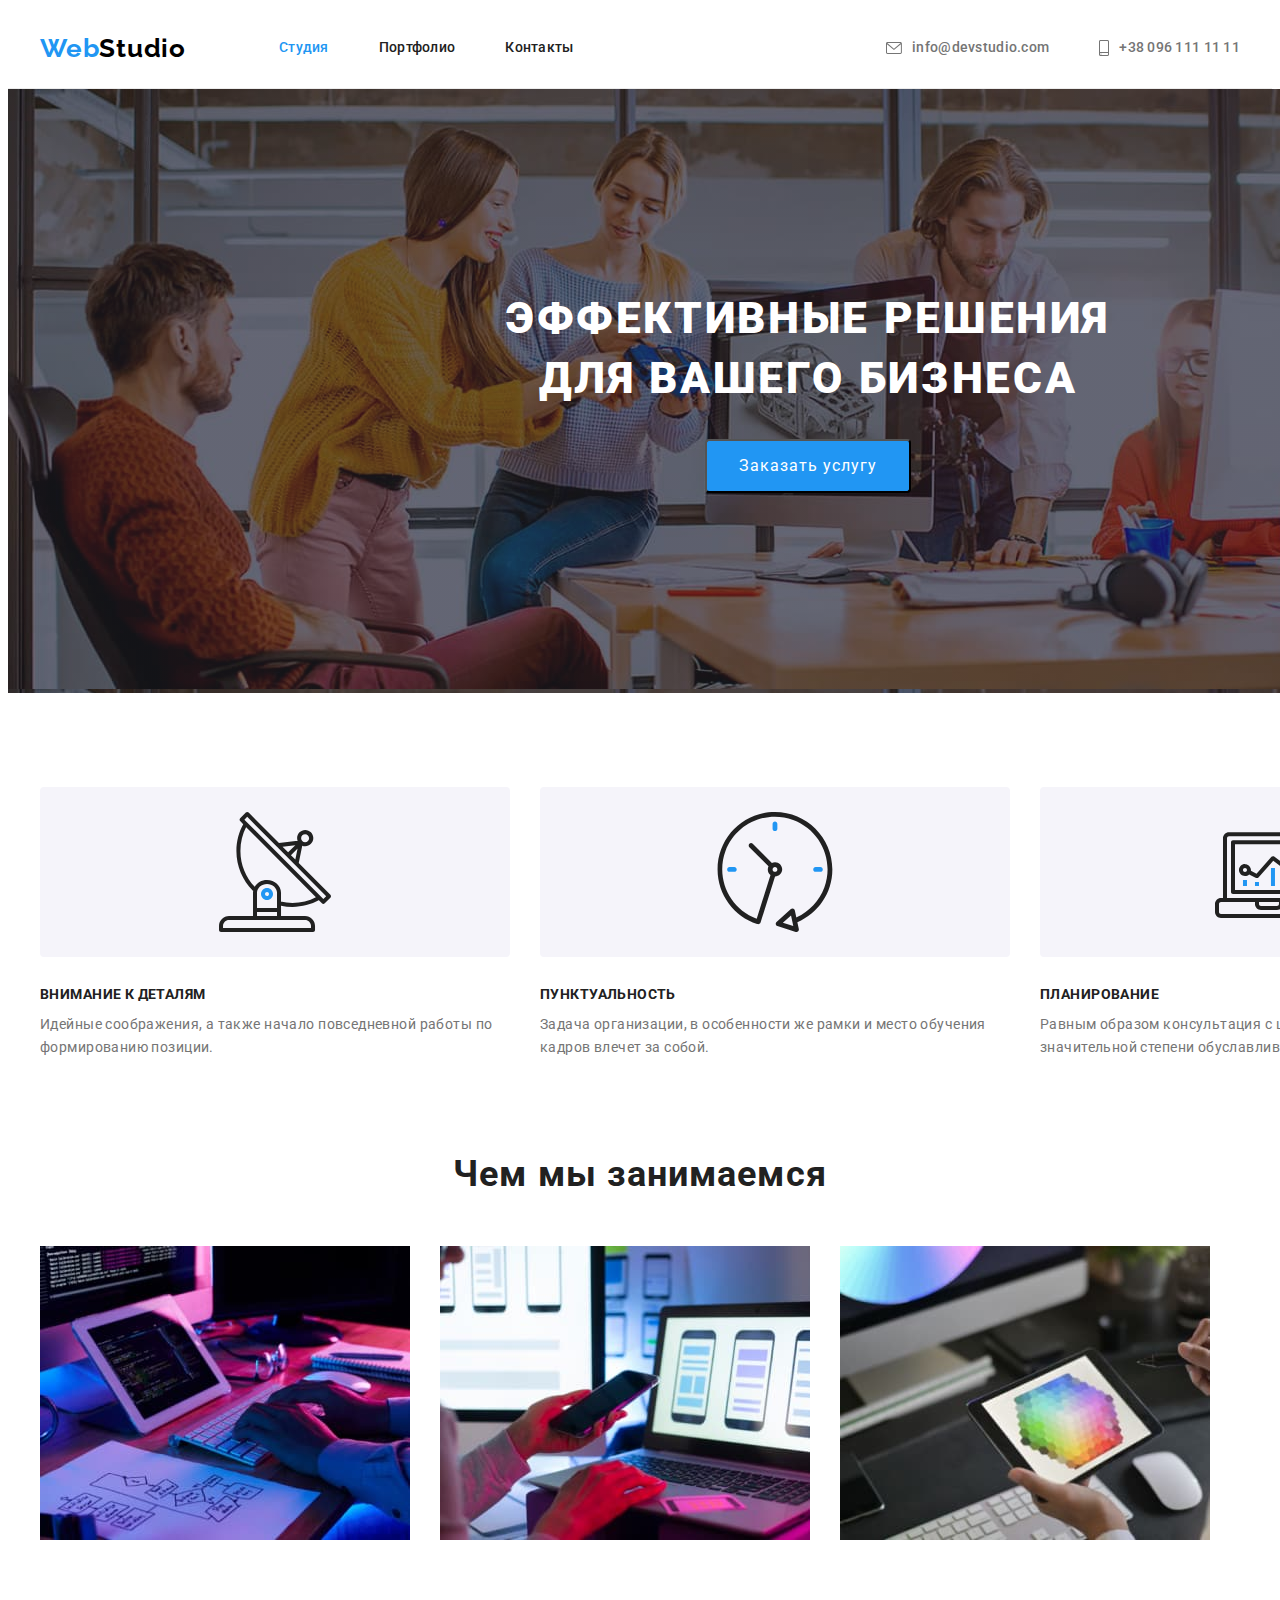
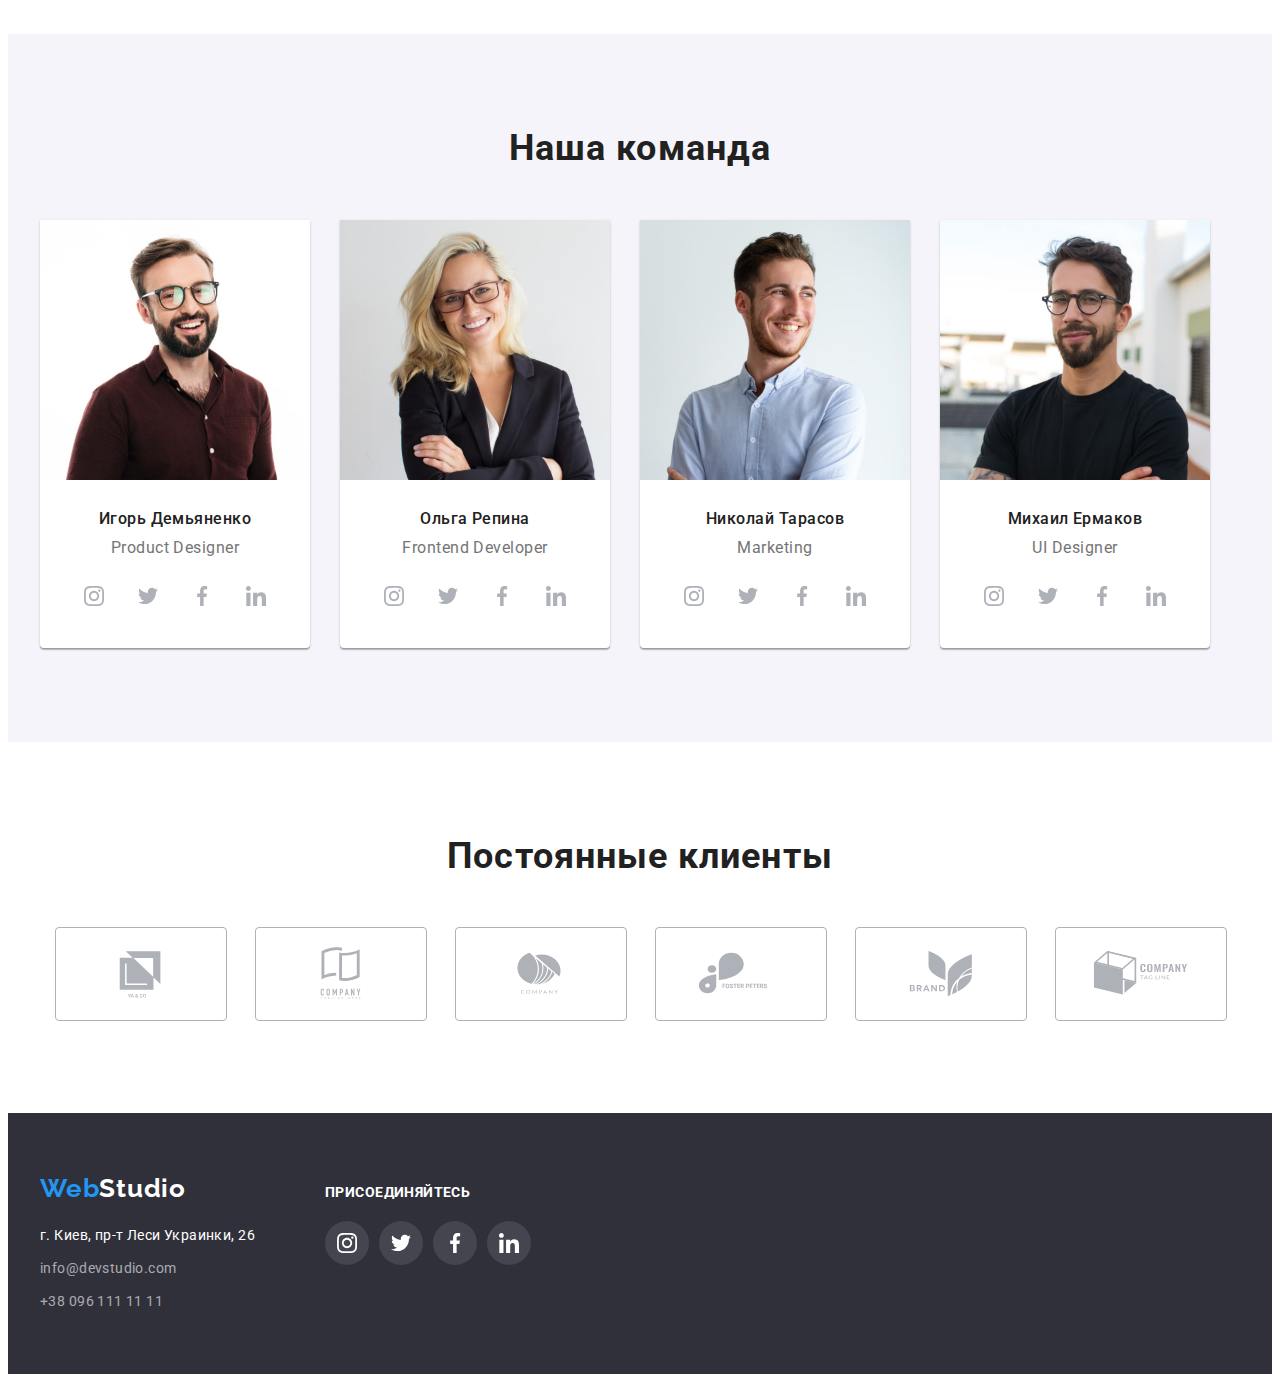
<file: index.html>
<!DOCTYPE html>
<html lang="ru">
  <head>
    <meta charset="UTF-8" />
    <meta http-equiv="X-UA-Compatible" content="IE=edge" />
    <meta name="viewport" content="width=device-width, initial-scale=1.0" />
    <title>Document</title>
    <link rel="preconnect" href="https://fonts.googleapis.com" />
    <link rel="preconnect" href="https://fonts.gstatic.com" crossorigin />
    <link
      rel="stylesheet"
      href="https://cdnjs.cloudflare.com/ajax/libs/modern-normalize/1.1.0/modern-normalize.min.css"
      integrity="sha512-wpPYUAdjBVSE4KJnH1VR1HeZfpl1ub8YT/NKx4PuQ5NmX2tKuGu6U/JRp5y+Y8XG2tV+wKQpNHVUX03MfMFn9Q=="
      crossorigin="anonymous"
      referrerpolicy="no-referrer"
    />
    <link
      href="https://fonts.googleapis.com/css2?family=Raleway:wght@700&family=Roboto:wght@400;500;700;900&display=swap"
      rel="stylesheet"
    />
    <link rel="stylesheet" href="./css/styles.css" />
  </head>
  <body>
    <!--Шапка сайта-->
    <header class="header">
      <div class="container header-container">
        <nav class="header-navigation">
          <a class="link header-logo-left" href="./index.html"
            >Web<span class="header-logo-right">Studio</span></a
          >
          <ul class="list header-list">
            <li class="header-item">
              <a class="link header-link current" href="./index.html">Студия</a>
            </li>
            <li class="header-item">
              <a class="link header-link" href="./portfolio.html">Портфолио</a>
            </li>
            <li class="header-item"><a class="link header-link" href="Контакты">Контакты</a></li>
          </ul>
        </nav>

        <ul class="list list-container">
          <li class="header-link-item">
            <a class="link header-address-link envelope" href="mailto:info@devstudio.com">
              <svg class="icon-smartphone" width="16" height="12">
                <use href="./images/icons.svg#icon-envelope"></use>
              </svg>
              info@devstudio.com
            </a>
          </li>
          <li class="header-link-item">
            <a class="link header-address-link smartphone" href="tel:+380961111111">
              <svg class="icon-smartphone" width="10" height="16">
                <use href="./images/icons.svg#icon-smartphone"></use>
              </svg>
              +38 096 111 11 11</a
            >
          </li>
        </ul>
      </div>
    </header>
    <main>
      <!--Герой-->
      <section class="hero">
        <h1 class="hero-title">
          Эффективные решения <br />
          для вашего бизнеса
        </h1>
        <button class="hero-button cursor-button" type="button">Заказать услугу</button>
      </section>

      <section class="about">
        <div class="container">
          <ul class="list about-list">
            <li class="about-list-scroll">
              <svg class="icon-antenna" width="270" height="120">
                <use href="./images/icons.svg#icon-antenna"></use>
              </svg>
              <h3 class="about-titil">ВНИМАНИЕ К ДЕТАЛЯМ</h3>
              <p class="about-after-titil">
                Идейные соображения, а также начало повседневной работы по формированию позиции.
              </p>
            </li>
            <li class="about-list-scroll">
              <svg class="icon-antenna" width="270" height="120">
                <use href="./images/icons.svg#icon-clock"></use>
              </svg>
              <h3 class="about-titil">ПУНКТУАЛЬНОСТЬ</h3>
              <p class="about-after-titil">
                Задача организации, в особенности же рамки и место обучения кадров влечет за собой.
              </p>
            </li>
            <li class="about-list-scroll">
              <svg class="icon-antenna" width="270" height="120">
                <use href="./images/icons.svg#icon-diagram"></use>
              </svg>
              <h3 class="about-titil">ПЛАНИРОВАНИЕ</h3>
              <p class="about-after-titil">
                Равным образом консультация с широким активом в значительной степени обуславливает.
              </p>
            </li>
            <li class="about-list-scroll">
              <svg class="icon-antenna" width="270" height="120">
                <use href="./images/icons.svg#icon-astronaut"></use>
              </svg>
              <h3 class="about-titil">СОВРЕМЕННЫЕ ТЕХНОЛОГИИ</h3>
              <p class="about-after-titil">
                Значимость этих проблем настолько очевидна, что реализация плановых заданий.
              </p>
            </li>
          </ul>
        </div>
      </section>

      <section class="prices">
        <div class="container">
          <h2 class="prices-titil">Чем мы занимаемся</h2>
          <ul class="list prices-list">
            <li class="prices-picture">
              <img
                src="./images/box1.jpg"
                alt="Планшет с клавиатурой на столе"
                width="370"
                height="294"
              />
            </li>
            <li class="prices-picture">
              <img src="./images/box2.jpg" alt="Cмартфон в руке" width="370" />
            </li>
            <li class="prices-picture">
              <img src="./images/box3.jpg" alt="Планшет в руках" width="370" />
            </li>
          </ul>
        </div>
      </section>
      <section class="command">
        <div class="container">
          <h2 class="command-titel">Наша команда</h2>
          <ul class="list command-list">
            <li class="command-item">
              <img
                class="command-picture"
                src="./images/img1.jpg"
                alt="Игорь Демьяненко"
                width="270"
              />
              <div class="item-name">
                <h3 class="command-item-titel">Игорь Демьяненко</h3>
                <p class="command-item-text">Product Designer</p>
                <ul class="list command-social-list">
                  <li class="command-social-item">
                    <a href="" class="command-socia-link">
                      <svg class="command-socia-icon" width="44" height="44">
                        <use href="./images/icons.svg#icon-instagram"></use>
                      </svg>
                    </a>
                  </li>
                  <li class="command-social-item">
                    <a href="" class="command-socia-link">
                      <svg class="command-socia-icon" width="44" height="44">
                        <use href="./images/icons.svg#icon-twitter"></use>
                      </svg>
                    </a>
                  </li>
                  <li class="command-social-item">
                    <a href="" class="command-socia-link">
                      <svg class="command-socia-icon" width="44" height="44">
                        <use href="./images/icons.svg#icon-facebook"></use>
                      </svg>
                    </a>
                  </li>
                  <li class="command-social-item">
                    <a href="" class="command-socia-link">
                      <svg class="command-socia-icon" width="44" height="44">
                        <use href="./images/icons.svg#icon-linkedIn"></use>
                      </svg>
                    </a>
                  </li>
                </ul>
              </div>
            </li>
            <li class="command-item">
              <img class="command-picture" src="./images/img2.jpg" alt="Ольга Репина" width="270" />
              <div class="item-name">
                <h3 class="command-item-titel">Ольга Репина</h3>
                <p class="command-item-text">Frontend Developer</p>
                <ul class="list command-social-list">
                  <li class="command-social-item">
                    <a href="" class="command-socia-link">
                      <svg class="command-socia-icon" width="44" height="44">
                        <use href="./images/icons.svg#icon-instagram"></use>
                      </svg>
                    </a>
                  </li>
                  <li class="command-social-item">
                    <a href="" class="command-socia-link">
                      <svg class="command-socia-icon" width="44" height="44">
                        <use href="./images/icons.svg#icon-twitter"></use>
                      </svg>
                    </a>
                  </li>
                  <li class="command-social-item">
                    <a href="" class="command-socia-link">
                      <svg class="command-socia-icon" width="44" height="44">
                        <use href="./images/icons.svg#icon-facebook"></use>
                      </svg>
                    </a>
                  </li>
                  <li class="command-social-item">
                    <a href="" class="command-socia-link">
                      <svg class="command-socia-icon" width="44" height="44">
                        <use href="./images/icons.svg#icon-linkedIn"></use>
                      </svg>
                    </a>
                  </li>
                </ul>
              </div>
            </li>
            <li class="command-item">
              <img
                class="command-picture"
                src="./images/img3.jpg"
                alt="Николай Тарасов"
                width="270"
              />
              <div class="item-name">
                <h3 class="command-item-titel">Николай Тарасов</h3>
                <p class="command-item-text">Marketing</p>
                <ul class="list command-social-list">
                  <li class="command-social-item">
                    <a href="" class="command-socia-link">
                      <svg class="command-socia-icon" width="44" height="44">
                        <use href="./images/icons.svg#icon-instagram"></use>
                      </svg>
                    </a>
                  </li>
                  <li class="command-social-item">
                    <a href="" class="command-socia-link">
                      <svg class="command-socia-icon" width="44" height="44">
                        <use href="./images/icons.svg#icon-twitter"></use>
                      </svg>
                    </a>
                  </li>
                  <li class="command-social-item">
                    <a href="" class="command-socia-link">
                      <svg class="command-socia-icon" width="44" height="44">
                        <use href="./images/icons.svg#icon-facebook"></use>
                      </svg>
                    </a>
                  </li>
                  <li class="command-social-item">
                    <a href="" class="command-socia-link">
                      <svg class="command-socia-icon" width="44" height="44">
                        <use href="./images/icons.svg#icon-linkedIn"></use>
                      </svg>
                    </a>
                  </li>
                </ul>
              </div>
            </li>
            <li class="command-item">
              <img
                class="command-picture"
                src="./images/img4.jpg"
                alt="Михаил Ермаков"
                width="270"
              />
              <div class="item-name">
                <h3 class="command-item-titel">Михаил Ермаков</h3>
                <p class="command-item-text">UI Designer</p>
                <ul class="list command-social-list">
                  <li class="command-social-item">
                    <a href="" class="command-socia-link">
                      <svg class="command-socia-icon" width="44" height="44">
                        <use href="./images/icons.svg#icon-instagram"></use>
                      </svg>
                    </a>
                  </li>
                  <li class="command-social-item">
                    <a href="" class="command-socia-link">
                      <svg class="command-socia-icon" width="44" height="44">
                        <use href="./images/icons.svg#icon-twitter"></use>
                      </svg>
                    </a>
                  </li>
                  <li class="command-social-item">
                    <a href="" class="command-socia-link">
                      <svg class="command-socia-icon" width="44" height="44">
                        <use href="./images/icons.svg#icon-facebook"></use>
                      </svg>
                    </a>
                  </li>
                  <li class="command-social-item">
                    <a href="" class="command-socia-link">
                      <svg class="command-socia-icon" width="44" height="44">
                        <use href="./images/icons.svg#icon-linkedIn"></use>
                      </svg>
                    </a>
                  </li>
                </ul>
              </div>
            </li>
          </ul>
        </div>
      </section>
      <section class="regular-clients">
        <div class="container">
          <h2 class="command-titel">Постоянные клиенты</h2>
          <ul class="list clients-list">
            <li class="clients-item">
              <a href="" class="icon-company">
                <svg class="company" width="106" height="60">
                  <use href="./images/icons.svg#icon-Logo-1"></use>
                </svg>
              </a>
            </li>
            <li class="clients-item">
              <a href="" class="icon-company">
                <svg class="company" width="106" height="60">
                  <use href="./images/icons.svg#icon-Logo-2"></use>
                </svg>
              </a>
            </li>
            <li class="clients-item">
              <a href="" class="icon-company">
                <svg class="company" width="106" height="60">
                  <use href="./images/icons.svg#icon-Logo-3"></use>
                </svg>
              </a>
            </li>
            <li class="clients-item">
              <a href="" class="icon-company">
                <svg class="company" width="106" height="60">
                  <use href="./images/icons.svg#icon-Logo-4"></use>
                </svg>
              </a>
            </li>
            <li class="clients-item">
              <a href="" class="icon-company">
                <svg class="company" width="106" height="60">
                  <use href="./images/icons.svg#icon-Logo-5"></use>
                </svg>
              </a>
            </li>
            <li class="clients-item">
              <a href="" class="icon-company">
                <svg class="company" width="106" height="60">
                  <use href="./images/icons.svg#icon-Logo-6"></use>
                </svg>
              </a>
            </li>
          </ul>
        </div>
      </section>
    </main>
    <footer class="footer">
      <div class="container list-footer">
        <div class="logo-address">
          <a class="link footer-logo-left" href="./index.html"
            >Web<span class="footer-logo-right">Studio</span></a
          >
          <address class="footer-contacts">
            <p class="footer-contacts-address">г. Киев, пр-т Леси Украинки, 26</p>
            <ul class="link-footer-list">
              <li class="list footer-contacts-item">
                <a class="link contacts-item-addres" href="mailto:info@devstudio.com">
                  info@devstudio.com</a
                >
              </li>
              <li class="list footer-contacts-item">
                <a class="link contacts-item-addres" href="tel:+380961111111"> +38 096 111 11 11</a>
              </li>
            </ul>
          </address>
        </div>
        <div class="list-firm">
          <h3 class="social">присоединяйтесь</h3>
          <ul class="list social-list-firm">
            <li class="social-list-firm-item">
              <a href="" class="social-list-firm-link">
                <svg class="socia-icon" width="44" height="44">
                  <use href="./images/icons.svg#icon-instagram"></use>
                </svg>
              </a>
            </li>
            <li class="social-list-firm-item">
              <a href="" class="social-list-firm-link">
                <svg class="socia-icon" width="44" height="44">
                  <use href="./images/icons.svg#icon-twitter"></use>
                </svg>
              </a>
            </li>
            <li class="social-list-firm-item">
              <a href="" class="social-list-firm-link">
                <svg class="socia-icon" width="44" height="44">
                  <use href="./images/icons.svg#icon-facebook"></use>
                </svg>
              </a>
            </li>
            <li class="social-list-firm-item">
              <a href="" class="social-list-firm-link">
                <svg class="socia-icon" width="44" height="44">
                  <use href="./images/icons.svg#icon-linkedIn"></use>
                </svg>
              </a>
            </li>
          </ul>
        </div>
      </div>
    </footer>
  </body>
</html>
</file>
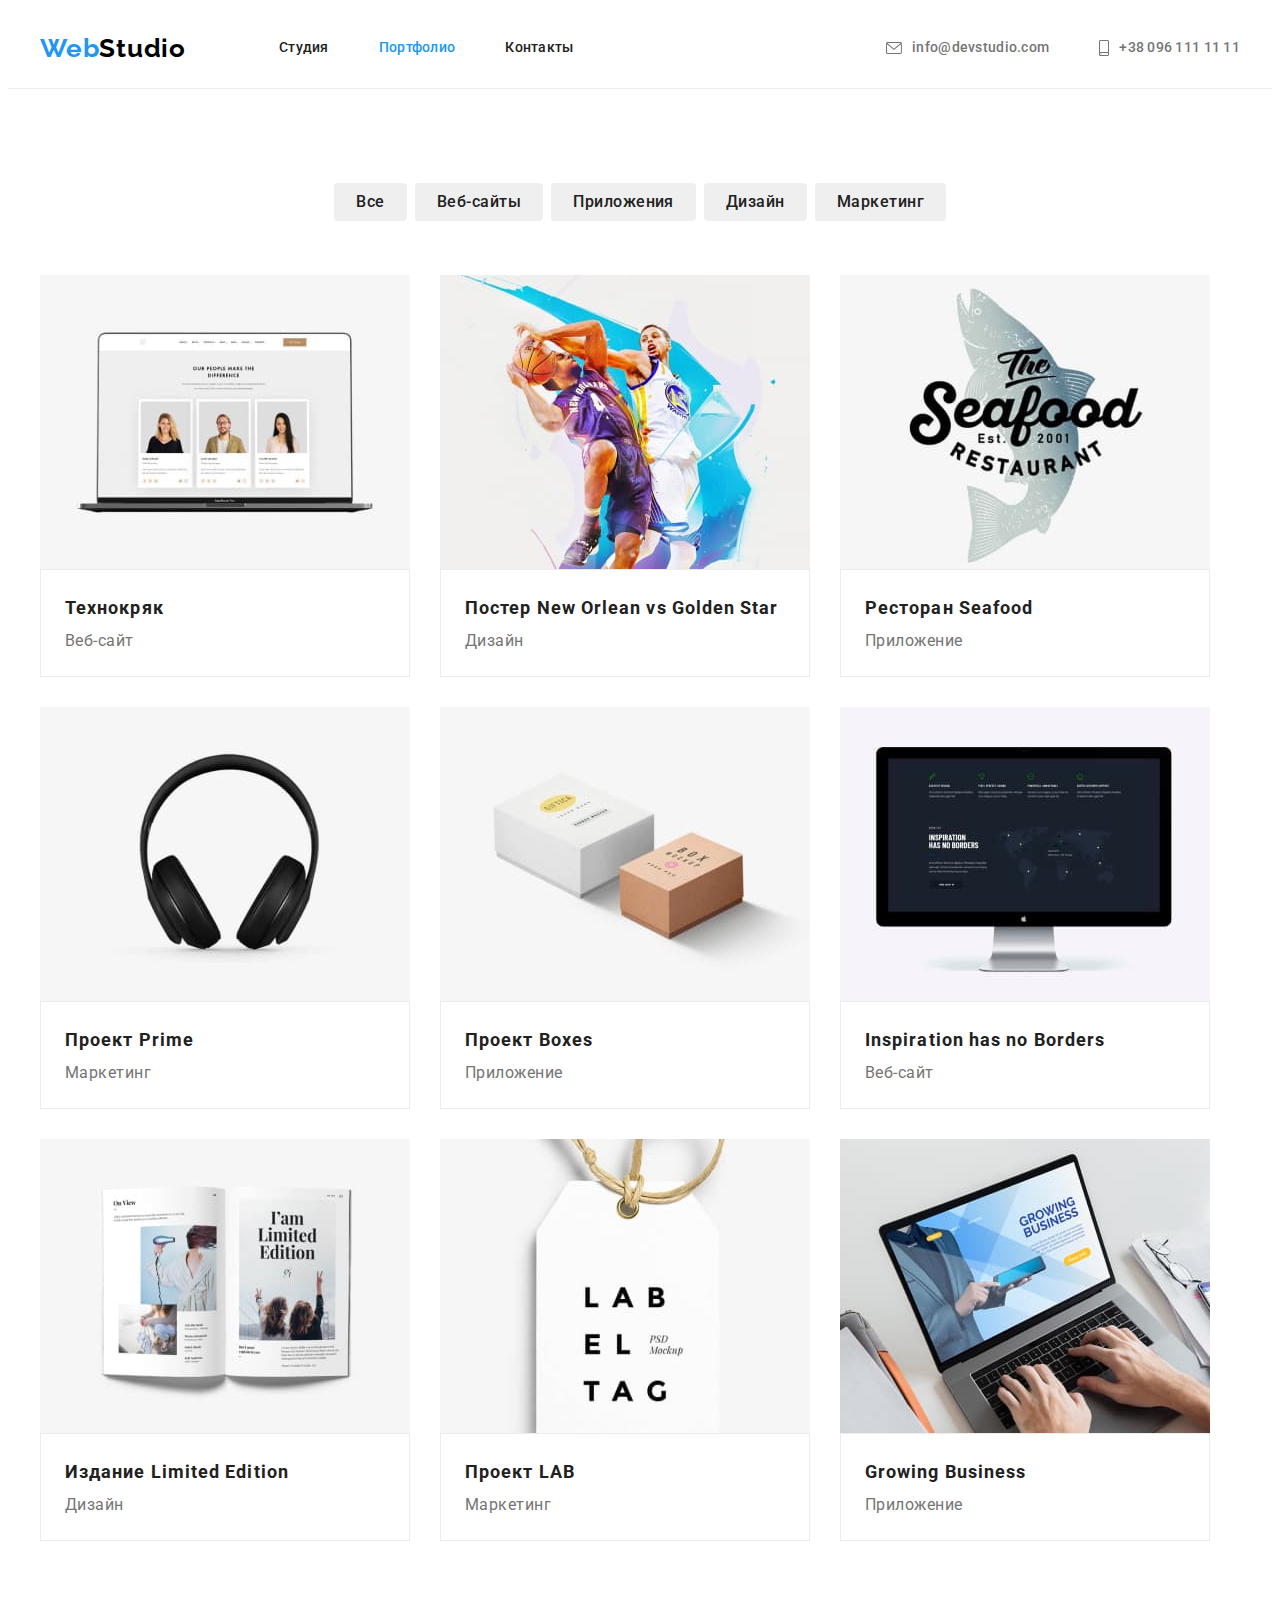
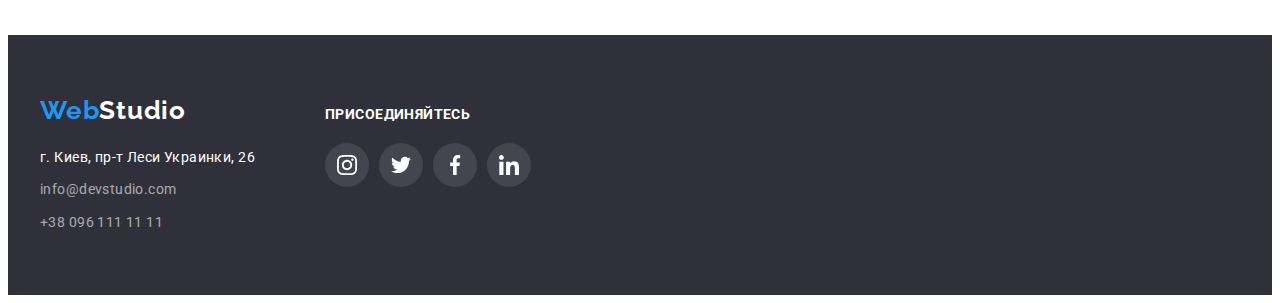
<file: portfolio.html>
<!DOCTYPE html>
<html lang="ru">
  <head>
    <meta charset="UTF-8" />
    <meta http-equiv="X-UA-Compatible" content="IE=edge" />
    <meta name="viewport" content="width=device-width, initial-scale=1.0" />
    <title>Document</title>
    <link rel="preconnect" href="https://fonts.googleapis.com" />
    <link rel="preconnect" href="https://fonts.gstatic.com" crossorigin />
    <link
      rel="stylesheet"
      href="https://cdnjs.cloudflare.com/ajax/libs/modern-normalize/1.1.0/modern-normalize.min.css"
      integrity="sha512-wpPYUAdjBVSE4KJnH1VR1HeZfpl1ub8YT/NKx4PuQ5NmX2tKuGu6U/JRp5y+Y8XG2tV+wKQpNHVUX03MfMFn9Q=="
      crossorigin="anonymous"
      referrerpolicy="no-referrer"
    />
    <link
      href="https://fonts.googleapis.com/css2?family=Raleway:wght@700&family=Roboto:wght@400;500;700;900&display=swap"
      rel="stylesheet"
    />
    <link rel="stylesheet" href="./css/styles.css" />
  </head>
  <body>
    <!--Шапка сайта-->
    <header class="header">
      <div class="container header-container">
        <nav class="header-navigation">
          <a class="link header-logo-left" href="./index.html"
            >Web<span class="header-logo-right">Studio</span></a
          >
          <ul class="list header-list">
            <li class="header-item">
              <a class="link header-link" href="./index.html">Студия</a>
            </li>
            <li class="header-item">
              <a class="link header-link current" href="./portfolio.html">Портфолио</a>
            </li>
            <li class="header-item"><a class="link header-link" href="Контакты">Контакты</a></li>
          </ul>
        </nav>

        <ul class="list list-container">
          <li class="header-link-item">
            <a class="link header-address-link envelope" href="mailto:info@devstudio.com">
              <svg class="icon-smartphone" width="16" height="12">
                <use href="./images/icons.svg#icon-envelope"></use>
              </svg>
              info@devstudio.com
            </a>
          </li>
          <li class="header-link-item">
            <a class="link header-address-link smartphone" href="tel:+380961111111">
              <svg class="icon-smartphone" width="10" height="16">
                <use href="./images/icons.svg#icon-smartphone"></use>
              </svg>
              +38 096 111 11 11</a
            >
          </li>
        </ul>
      </div>
    </header>
    <main class="price">
      <section class="main-price">
        <div class="container">
          <h1 class="visibility-hidden">button</h1>
          <ul class="list main-button-list">
            <li class="main-button-item">
              <button class="main-button-titel cursor-button" type="button">Все</button>
            </li>
            <li class="main-button-item">
              <button class="main-button-titel cursor-button" type="button">Веб-сайты</button>
            </li>
            <li class="main-button-item">
              <button class="main-button-titel cursor-button" type="button">Приложения</button>
            </li>
            <li class="main-button-item">
              <button class="main-button-titel cursor-button" type="button">Дизайн</button>
            </li>
            <li class="main-button-item">
              <button class="main-button-titel cursor-button" type="button">Маркетинг</button>
            </li>
          </ul>
          <ul class="list price-list">
            <li class="price-list-titel">
              <a class="filtr-product" href="">
                <img src="./images/portfo1.jpg" alt="Технокряк" width="370" />
                <div class="price-titils">
                  <h3 class="price-titil">Технокряк</h3>
                  <p class="price-after-titil">Веб-сайт</p>
                </div>
              </a>
            </li>
            <li class="price-list-titel">
              <a class="filtr-product" href="">
                <img
                  src="./images/portfo2.jpg"
                  alt="Постер New Orlean vs Golden Star"
                  width="370"
                />
                <div class="price-titils">
                  <h3 class="price-titil">Постер New Orlean vs Golden Star</h3>
                  <p class="price-after-titil">Дизайн</p>
                </div>
              </a>
            </li>
            <li class="price-list-titel">
              <a class="filtr-product" href="">
                <img src="./images/portfo3.jpg" alt="Ресторан Seafood" width="370" />
                <div class="price-titils">
                  <h3 class="price-titil">Ресторан Seafood</h3>
                  <p class="price-after-titil">Приложение</p>
                </div>
              </a>
            </li>
            <li class="price-list-titel">
              <a class="filtr-product" href="">
                <img src="./images/portfo4.jpg" alt="Проект Prime" width="370" />
                <div class="price-titils">
                  <h3 class="price-titil">Проект Prime</h3>
                  <p class="price-after-titil">Маркетинг</p>
                </div>
              </a>
            </li>
            <li class="price-list-titel">
              <a class="filtr-product" href="">
                <img src="./images/portfo5.jpg" alt="Проект Boxes" width="370" />
                <div class="price-titils">
                  <h3 class="price-titil">Проект Boxes</h3>
                  <p class="price-after-titil">Приложение</p>
                </div>
              </a>
            </li>
            <li class="price-list-titel">
              <a class="filtr-product" href="">
                <img src="./images/portfo6.jpg" alt="Inspiration has no Borders" width="370" />
                <div class="price-titils">
                  <h3 class="price-titil">Inspiration has no Borders</h3>
                  <p class="price-after-titil">Веб-сайт</p>
                </div>
              </a>
            </li>
            <li class="price-list-titel">
              <a class="filtr-product" href="">
                <img src="./images/portfo7.jpg" alt="Издание Limited Edition" width="370" />
                <div class="price-titils">
                  <h3 class="price-titil">Издание Limited Edition</h3>
                  <p class="price-after-titil">Дизайн</p>
                </div>
              </a>
            </li>
            <li class="price-list-titel">
              <a class="filtr-product" href="">
                <img src="./images/portfo8.jpg" alt="Проект LAB" width="370" />
                <div class="price-titils">
                  <h3 class="price-titil">Проект LAB</h3>
                  <p class="price-after-titil">Маркетинг</p>
                </div>
              </a>
            </li>
            <li class="price-list-titel">
              <a class="filtr-product" href="">
                <img src="./images/portfo9.jpg" alt="Growing Business" width="370" />
                <div class="price-titils">
                  <h3 class="price-titil">Growing Business</h3>
                  <p class="price-after-titil">Приложение</p>
                </div>
              </a>
            </li>
          </ul>
        </div>
      </section>
    </main>
    <footer class="footer">
      <div class="container list-footer">
        <div class="logo-address">
          <a class="link footer-logo-left" href="./index.html"
            >Web<span class="footer-logo-right">Studio</span></a
          >
          <address class="footer-contacts">
            <p class="footer-contacts-address">г. Киев, пр-т Леси Украинки, 26</p>
            <ul class="link-footer-list">
              <li class="list footer-contacts-item">
                <a class="link contacts-item-addres" href="mailto:info@devstudio.com">
                  info@devstudio.com</a
                >
              </li>
              <li class="list footer-contacts-item">
                <a class="link contacts-item-addres" href="tel:+380961111111"> +38 096 111 11 11</a>
              </li>
            </ul>
          </address>
        </div>
        <div class="list-firm">
          <h3 class="social">присоединяйтесь</h3>
          <ul class="list social-list-firm">
            <li class="social-list-firm-item">
              <a href="" class="social-list-firm-link">
                <svg class="socia-icon" width="44" height="44">
                  <use href="./images/icons.svg#icon-instagram"></use>
                </svg>
              </a>
            </li>
            <li class="social-list-firm-item">
              <a href="" class="social-list-firm-link">
                <svg class="socia-icon" width="44" height="44">
                  <use href="./images/icons.svg#icon-twitter"></use>
                </svg>
              </a>
            </li>
            <li class="social-list-firm-item">
              <a href="" class="social-list-firm-link">
                <svg class="socia-icon" width="44" height="44">
                  <use href="./images/icons.svg#icon-facebook"></use>
                </svg>
              </a>
            </li>
            <li class="social-list-firm-item">
              <a href="" class="social-list-firm-link">
                <svg class="socia-icon" width="44" height="44">
                  <use href="./images/icons.svg#icon-linkedIn"></use>
                </svg>
              </a>
            </li>
          </ul>
        </div>
      </div>
    </footer>
  </body>
</html>
</file>
<file: css/styles.css>
:root {
  --hero-tittle-color: #ffffff;
  --about-title-coior: #212121;
  --main-text-color: #000000;
  --second-text-color: #757575;
  --main-tittle-color: #212121;
  --name-text-color: #212121;
  --main-button-color: #ffffff;
  --accent-color: #2196f3;
  --header-text-color: #212121;
  --hader-address-color: #757575;
  --footer-address-color: rgba(255, 255, 255, 0.6);
  --address-color: #ffffff;
  /* -----------------PORTFOLIO------------------------ */
  --portfolio-button: #212121;
  --accent-portfolio-button-color: #ffffff;
  --price-titile-color: #212121;
  --price-after-titile-color: #757575;
  --price-button-color: #f5f4fa;
}
p,
h1,
h2,
h3,
h4,
h5,
h6 {
  margin: 0;
}

ul {
  margin: 0;
  padding: 0;
}

img {
  display: block;
  max-width: 100%;
}

.container {
  width: 1200px;
  padding-left: 15px;
  padding-right: 15px;
  margin: 0 auto;
}
button {
  cursor: pointer;
}

body {
  font-family: Roboto, sans-serif;
  color: #212121;
}
.list {
  list-style: none;
}
.link {
  text-decoration: none;
}
/*---------------------HEADER-------------------------*/
.header {
  border-bottom: 1px solid #ececec;
}
.header-list {
  display: flex;
  align-items: center;
}
.header-navigation {
  display: flex;
  align-items: center;
}
.header-container {
  display: flex;
  align-items: center;
}
.list-container {
  display: flex;
  align-items: center;
  margin-left: auto;
}
.header-item:not(:last-child) {
  margin-right: 50px;
}
.header-link-item:not(:last-child) {
  margin-right: 50px;
}
.header-logo-left {
  margin-right: 93px;
  font-family: Raleway;
  font-style: normal;
  font-weight: bold;
  font-size: 26px;
  line-height: 1.19;
  letter-spacing: 0.03em;

  color: var(--accent-color);
}
.header-logo-right {
  font-family: Raleway;
  font-style: normal;
  font-weight: bold;
  font-size: 26px;
  line-height: 1.19;
  letter-spacing: 0.03em;

  color: #000000;
}
.header-link {
  display: block;
  padding-top: 32px;
  padding-bottom: 32px;
  font-weight: 500;
  font-size: 14px;
  line-height: 1.14;
  letter-spacing: 0.02em;

  color: var(--header-text-color);
}
.header-link:hover,
.header-link:focus {
  color: var(--accent-color);
}
.header-list .header-link.current {
  color: var(--accent-color);
}
.header-address-link {
  display: flex;
  align-items: center;
  padding-top: 32px;
  padding-bottom: 32px;
  font-weight: 500;
  font-size: 14px;
  line-height: 1.14px;
  letter-spacing: 0.02em;

  color: var(--hader-address-color);
}
.icon-smartphone {
  margin-right: 10px;
}
.icon-smartphone {
  fill: currentColor;
}
.header-address-link:hover,
.header-address-link:focus {
  color: var(--accent-color);
}
/*---------------------HERO-------------------------*/
.hero-button {
  display: inline-block;
  padding: 10px 32px 10px 32px;
  min-width: 200px;
  border-radius: 4px;
  font-family: inherit;
  font-size: 16px;
  line-height: 1.87;
  letter-spacing: 0.06em;
  background-color: var(--accent-color);

  color: var(--main-button-color);
}
.hero-title {
  margin-bottom: 30px;
  font-weight: 900;
  font-size: 44px;
  line-height: 1.36;
  letter-spacing: 0.06em;
  text-transform: uppercase;
  color: var(--hero-tittle-color);
}
.hero {
  min-width: 1600px;
  padding-top: 200px;
  padding-bottom: 200px;
  background-color: #2f303a;
  text-align: center;
  background-image: linear-gradient(to right, rgba(47, 48, 58, 0.4), rgba(47, 48, 58, 0.4)),
    url('../images/Hero.jpg');
}
/*---------------------ABOUT-------------------------*/
.about {
  padding-top: 94px;
  padding-bottom: 94px;
}
.about-list {
  display: flex;
}
.about-list-scroll:not(:last-child) {
  margin-right: 30px;
}
.footer-logo-left {
  font-family: Raleway;
  font-style: normal;
  font-weight: bold;
  font-size: 26px;
  line-height: 1.19;
  letter-spacing: 0.03em;

  color: var(--accent-color);
}
.about-titil {
  margin-bottom: 10px;
  font-weight: 700;
  font-size: 14px;
  line-height: 1.14;
  letter-spacing: 0.03em;
  text-transform: uppercase;

  color: var(--about-title-coior);
}
.about-after-titil {
  font-weight: 400;
  font-size: 14px;
  line-height: 1.71;
  letter-spacing: 0.03em;

  color: var(--second-text-color);
}
.icon-antenna {
  display: flex;
  background: #f5f4fa;
  border-radius: 4px;
  align-items: center;
  padding: 25px 100px 25px 100px;
  margin-bottom: 30px;
}

/*---------------------PRICES-------------------------*/
.prices {
  padding-bottom: 94px;
}
.prices-list {
  display: flex;
}
.prices-picture:not(:last-child) {
  margin-right: 30px;
}
.prices-titil {
  text-align: center;
  margin-bottom: 50px;
  font-weight: 700;
  font-size: 36px;
  line-height: 1.16;
  letter-spacing: 0.03em;

  color: var(--main-tittle-color);
}
/*---------------------COMMANDS-------------------------*/
.command {
  background: #f5f4fa;
  padding-top: 94px;
  padding-bottom: 94px;
}
.command-list {
  display: flex;
  text-align: center;
}
.command-item {
  background: #ffffff;
  box-shadow: 0px 1px 3px rgba(0, 0, 0, 0.12), 0px 1px 1px rgba(0, 0, 0, 0.14),
    0px 2px 1px rgba(0, 0, 0, 0.2);
  border-radius: 0px 0px 4px 4px;
}
.command-item:not(:last-child) {
  margin-right: 30px;
}
.command-titel {
  text-align: center;
  margin-bottom: 50px;
  font-weight: 700;
  font-size: 36px;
  line-height: 1.16;
  letter-spacing: 0.03em;

  color: var(--main-tittle-color);
}
.command-item-titel {
  margin-bottom: 10px;
  font-weight: 500;
  font-size: 16px;
  line-height: 1.18;
  letter-spacing: 0.03em;

  color: var(--name-text-color);
}
.command-item-text {
  font-weight: 400;
  font-size: 16px;
  line-height: 1.18;
  letter-spacing: 0.03em;

  color: var(--second-text-color);
  margin-bottom: 16px;
}
.item-name {
  padding-top: 30px;
  padding-bottom: 30px;
}
.command-social-list {
  display: flex;
  justify-content: center;
}
.command-social-item {
  width: 44px;
  height: 44px;
}
.command-socia-link {
  width: 100%;
  height: 100%;
  border-radius: 50%;
  display: flex;
  align-items: center;
  justify-content: center;
}
.command-social-item + .command-social-item {
  margin-left: 10px;
}
.command-socia-link:hover,
.command-socia-link:focus {
  background-color: var(--accent-color);
}
.command-socia-link:hover .command-socia-icon,
.command-socia-link:focus .command-socia-icon {
  fill: var(--main-button-color);
}
.command-socia-icon {
  fill: #afb1b8;
}
/*---------------------compani-------------------------*/
.regular-clients {
  padding-bottom: 94px;
  padding-top: 94px;
}
.clients-item {
  width: 170px;
  height: 92px;
}
.clients-list {
  display: flex;
  align-items: center;
  justify-content: center;
}
.clients-item + .clients-item {
  margin-left: 30px;
}
.icon-company:hover,
.icon-company:focus {
  border: 1px solid var(--accent-color);
}
.clients-item:hover .icon-company,
.clients-item:focus .icon-company {
  fill: var(--accent-color);
}
.icon-company {
  fill: #afb1b8;
  border: 1px solid #afb1b8;
  border-radius: 4px;
  display: flex;
  align-items: center;
  justify-content: center;
  width: 100%;
  height: 100%;
}

/*---------------------footer-------------------------*/
.footer-logo-left {
  display: inline-block;
  margin-bottom: 20px;
}
.footer-logo-right {
  display: inline-block;
  font-family: Raleway;
  font-style: normal;
  font-weight: bold;
  font-size: 26px;
  line-height: 1.19;
  letter-spacing: 0.03em;

  color: #ffffff;
}
.footer-contacts-address {
  font-weight: 400;
  font-style: normal;
  font-size: 14px;
  line-height: 1.7;
  letter-spacing: 0.03em;

  color: var(--address-color);
}
.footer {
  padding-top: 60px;
  padding-bottom: 60px;
  background-color: #2f303a;
}
.contacts-item-addres {
  font-style: normal;
  font-weight: 400;
  font-size: 14px;
  line-height: 1.71;
  letter-spacing: 0.03em;

  color: var(--footer-address-color);
}
.contacts-item-addres:focus,
.contacts-item-addres:hover {
  color: var(--accent-color);
}
.footer-contacts-item:not(:last-child) {
  margin-bottom: 9px;
}
.footer-contacts-address {
  margin-bottom: 9px;
}
.list-footer {
  display: flex;
  align-items: baseline;
}
.social-list-firm-link {
  width: 100%;
  height: 100%;
  border-radius: 50%;
  display: flex;
  align-items: center;
  justify-content: center;
}
.social-list-firm-item {
  background: rgba(255, 255, 255, 0.1);
  width: 100%;
  height: 100%;
  border-radius: 50%;
  display: flex;
  align-items: center;
  justify-content: center;
}
.social-list-firm-item + .social-list-firm-item {
  margin-left: 10px;
}
.socia-icon {
  fill: #ffffff;
}
.social-list-firm {
  display: flex;
}
.logo-address {
  margin-right: 70px;
}
.social {
  font-style: normal;
  font-weight: bold;
  font-size: 14px;
  line-height: 1.14;
  letter-spacing: 0.03em;
  text-transform: uppercase;

  color: #ffffff;
  padding-bottom: 20px;
}
.social-list-firm-link:hover,
.social-list-firm-link:focus {
  background-color: var(--accent-color);
}
/* -----------------PORTFOLIO------------------------ */

.main-price {
  padding-top: 94px;
  padding-bottom: 94px;
}
.main-button-list {
  display: flex;
  justify-content: center;
  margin-bottom: 54px;
}
.main-button-item:not(:last-child) {
  margin-right: 8px;
}
.main-button-titel {
  padding: 6px 22px 6px 22px;
  min-width: 73px;
  border-radius: 4px;
  font-family: inherit;
  font-weight: 500;
  font-size: 16px;
  line-height: 1.62;
  letter-spacing: 0.03em;
  border-style: none;

  color: var(--portfolio-button);
}
.main-button-titel:focus,
.main-button-titel:hover {
  color: var(--accent-portfolio-button-color);
  background-color: var(--accent-color);
  box-shadow: 0px 3px 1px rgba(0, 0, 0, 0.1), 0px 1px 2px rgba(0, 0, 0, 0.08),
    0px 2px 2px rgba(0, 0, 0, 0.12);
  border-radius: 4px;
}
.cursor-button {
  cursor: pointer;
}
.visibility-hidden {
  position: absolute;
  width: 1px;
  height: 1px;
  margin: -1px;
  border: 0;
  padding: 0;
  white-space: nowrap;
  clip-path: inset(100%);
  clip: rect(0 0 0 0);
  overflow: hidden;
}

/* -----------------price------------------------ */
.price-list {
  display: flex;
  flex-wrap: wrap;
}
.price-list-titel {
  margin-right: 30px;
  margin-bottom: 30px;
}
.price-list-titel:nth-child(3n) {
  margin-right: 0px;
}
.price-list-titel:nth-last-child(-n + 3) {
  margin-bottom: 0px;
}
.price-titils {
  padding: 20px 24px 20px 24px;
  border: 1px solid #ececec;
}
.price-titil {
  font-weight: 700;
  font-size: 18px;
  line-height: 2;
  letter-spacing: 0.06em;

  color: var(--price-titile-color);
}
.price-after-titil {
  font-weight: 400;
  font-size: 16px;
  line-height: 1.87;
  letter-spacing: 0.03em;

  color: var(--price-after-titile-color);
}
.filtr-product {
  text-decoration: none;
  display: block;
}
.filtr-product:focus,
.filtr-product:hover {
  box-shadow: 0px 1px 1px rgba(0, 0, 0, 0.12), 0px 4px 4px rgba(0, 0, 0, 0.06),
    1px 4px 6px rgba(0, 0, 0, 0.16);
}
</file>
